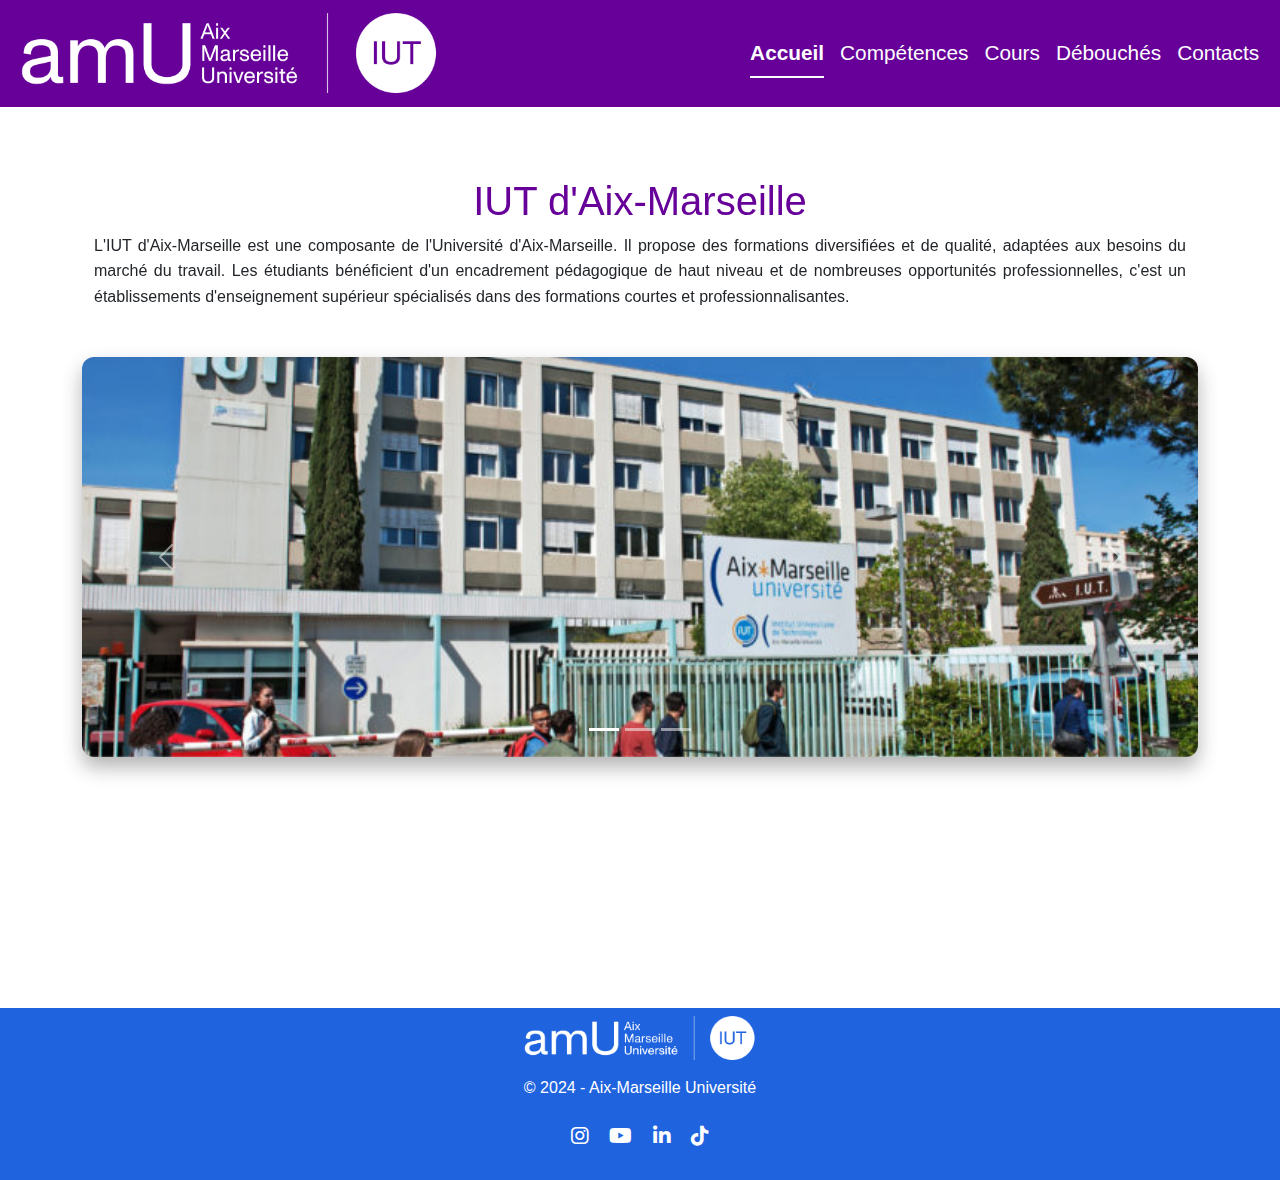
<file: index.html>
<!DOCTYPE html>
<html lang="fr">

<head>
  <meta charset="UTF-8">
  <meta name="viewport" content="width=device-width, initial-scale=1.0">
  <title>IUT Aix-Marseille Université - AMU</title>

  <!-- CSS de Font Awesome -->
  <link rel="stylesheet" href="https://cdnjs.cloudflare.com/ajax/libs/font-awesome/6.4.0/css/all.min.css">

  <!-- CSS de Bootstrap -->
  <link href="https://cdn.jsdelivr.net/npm/bootstrap@5.3.3/dist/css/bootstrap.min.css" rel="stylesheet"
    integrity="sha384-QWTKZyjpPEjISv5WaRU9OFeRpok6YctnYmDr5pNlyT2bRjXh0JMhjY6hW+ALEwIH" crossorigin="anonymous">

  <!-- CSS de AOS -->
  <link href="https://cdn.jsdelivr.net/npm/aos@2.3.4/dist/aos.css" rel="stylesheet">
  <link href="./assets/css/style.css" rel="stylesheet">
</head>

<body>
  <!-- En-tête -->
  <header>
    <!-- Barre de Navigation -->
    <img class="logo" src="./assets/images/Logo-IUT-blanc.png" alt="Logo de l'IUT">
    <nav class="navbar">
      <div class="ms-auto p-2">
        <ul class="nav nav-underline">
          <li class="nav-item">
            <a class="nav-link active" aria-current="page" href="#">Accueil</a>
          </li>
          <li class="nav-item">
            <a class="nav-link" href="competences.html">Compétences</a>
          </li>
          <li class="nav-item">
            <a class="nav-link" href="cours.html">Cours</a>
          </li>
          <li class="nav-item">
            <a class="nav-link" href="debouche.html">Débouchés</a>
          </li>
          <li class="nav-item">
            <a class="nav-link" href="contact.html">Contacts</a>
          </li>
        </ul>
      </div>
    </nav>
  </header>

  <div class="container">
    <!-- Présentation de l'IUT d'Aix-Marseille -->
    <section data-aos="zoom-in" class="container my-5">
      <h2 class="text-center"><span title="Institut Universitaire de Technologie">IUT</span> d'Aix-Marseille</h2>
      <p class="text-justify">
        L'<span title="Institut Universitaire de Technologie">IUT</span> d'Aix-Marseille est une composante de
        l'Université d'Aix-Marseille. Il propose des formations diversifiées
        et de qualité, adaptées aux besoins du marché du travail. Les étudiants bénéficient d'un encadrement pédagogique
        de haut niveau et de nombreuses opportunités professionnelles, c'est un établissements d'enseignement supérieur
        spécialisés dans des formations courtes et professionnalisantes.
      </p>
    </section>

    <!-- Carrousel -->
    <div data-aos="zoom-in" id="carouselExampleIndicators" class="carousel slide container my-5" data-bs-ride="carousel"
      data-bs-interval="2000">
      <div class="carousel-indicators">
        <button type="button" data-bs-target="#carouselExampleIndicators" data-bs-slide-to="0" class="active"
          aria-current="true" aria-label="Slide 1"></button>
        <button type="button" data-bs-target="#carouselExampleIndicators" data-bs-slide-to="1"
          aria-label="Slide 2"></button>
        <button type="button" data-bs-target="#carouselExampleIndicators" data-bs-slide-to="2"
          aria-label="Slide 3"></button>
      </div>
      <div class="carousel-inner">
        <div class="carousel-item active">
          <img src="assets/images/IUT/IUT1.jpg" class="d-block w-100" alt="Image 1">
        </div>
        <div class="carousel-item">
          <img src="assets/images/IUT/IUT2.jpeg" class="d-block w-100" alt="Image 2">
        </div>
        <div class="carousel-item">
          <img src="assets/images/IUT/IUT3.jpg" class="d-block w-100" alt="Image 3">
        </div>
      </div>
      <button class="carousel-control-prev" type="button" data-bs-target="#carouselExampleIndicators"
        data-bs-slide="prev">
        <span class="carousel-control-prev-icon" aria-hidden="true"></span>
        <span class="visually-hidden">Previous</span>
      </button>
      <button class="carousel-control-next" type="button" data-bs-target="#carouselExampleIndicators"
        data-bs-slide="next">
        <span class="carousel-control-next-icon" aria-hidden="true"></span>
        <span class="visually-hidden">Next</span>
      </button>
    </div>

    <!-- Présentation du BUT Informatique -->
    <section class="container my-5" data-aos="zoom-in">
      <h2 class="text-center"><span title="Bachelor Universitaire de Technologie">BUT</span> Informatique</h2>
      <p class="text-justify">
        Le <span title="Bachelor Universitaire de Technologie">BUT</span> Informatique est une formation en trois ans
        qui prépare les étudiants aux métiers de l'informatique. Le
        programme couvre un large éventail de compétences, allant de la programmation à la gestion de projets
        informatiques. Les diplômés sont prêts à intégrer le marché du travail ou à poursuivre leurs études dans des
        domaines spécialisés.
      </p>
    </section>
  </div>

  <!-- Bas de page -->
  <footer>
    <div class="d-flex flex-column mb-3 align-items-center">
      <img class="p-2 logo" src="./assets/images/Logo-IUT-blanc.png" alt="Logo de l'IUT">
      <p class="p-2">&copy; 2024 - Aix-Marseille Université</p>
      <div class="social_media mb-3">
        <a href="https://www.instagram.com/iutaixmars/"><i class="fa-brands fa-instagram fa-lg p-2"></i></a>
        <a href="https://www.youtube.com/channel/UCWDTfF0ved1c_bChVrRjjog"><i
            class="fa-brands fa-youtube fa-lg p-2"></i></a>
        <a href="https://www.linkedin.com/school/iut-aix-marseille/mycompany/?viewAsMember=true"><i
            class="fa-brands fa-linkedin-in fa-lg p-2"></i></a>
        <a href="https://www.tiktok.com/@iutaixmars"><i class="fa-brands fa-tiktok fa-lg p-2"></i></a>
      </div>
    </div>
  </footer>

  <!-- Script Javascript de Bootstrap -->
  <script src="https://cdn.jsdelivr.net/npm/bootstrap@5.3.3/dist/js/bootstrap.bundle.min.js"
    integrity="sha384-YvpcrYf0tY3lHB60NNkmXc5s9fDVZLESaAA55NDzOxhy9GkcIdslK1eN7N6jIeHz" crossorigin="anonymous">
    </script>

  <!-- Script Javascript de AOS (Animate On Scroll) -->
  <script src="https://cdn.jsdelivr.net/npm/aos@2.3.4/dist/aos.js"></script>
  <script>
    AOS.init();
  </script>
</body>

</html>
</file>
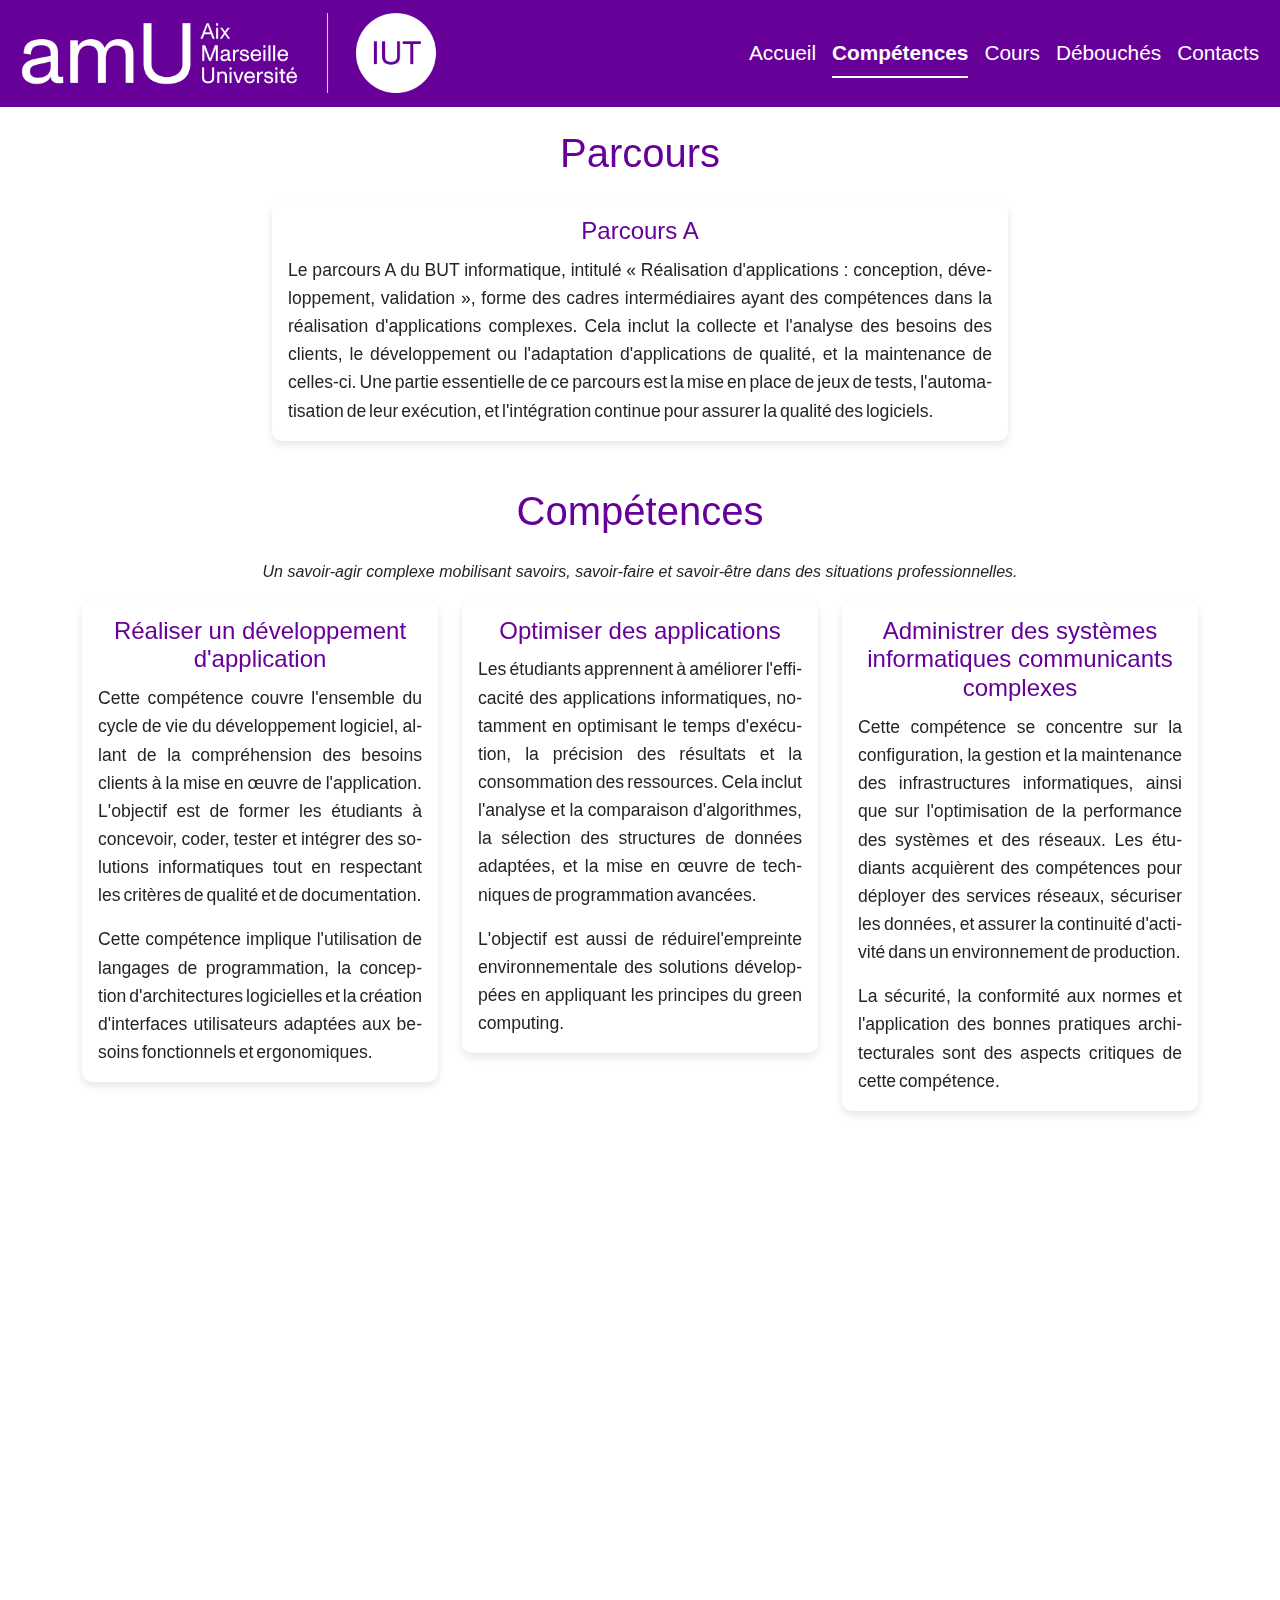
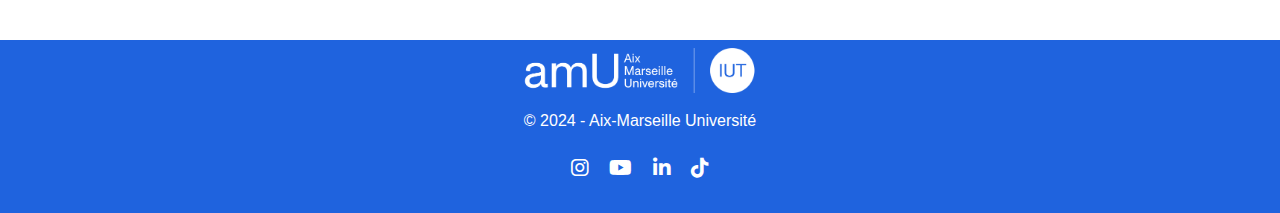
<file: competences.html>
<!DOCTYPE html>
<html lang="fr">

<head>
  <meta charset="UTF-8">
  <meta name="viewport" content="width=device-width, initial-scale=1.0">
  <title>IUT Aix-Marseille Université - AMU</title>
  <!-- CSS de Font Awesome -->
  <link rel="stylesheet" href="https://cdnjs.cloudflare.com/ajax/libs/font-awesome/6.4.0/css/all.min.css">
  <!-- CSS de Bootstrap -->
  <link href="https://cdn.jsdelivr.net/npm/bootstrap@5.3.3/dist/css/bootstrap.min.css" rel="stylesheet"
    integrity="sha384-QWTKZyjpPEjISv5WaRU9OFeRpok6YctnYmDr5pNlyT2bRjXh0JMhjY6hW+ALEwIH" crossorigin="anonymous">
  <!-- CSS de AOS -->
  <link href="https://cdn.jsdelivr.net/npm/aos@2.3.4/dist/aos.css" rel="stylesheet">
  <link href="./assets/css/style.css" rel="stylesheet">
</head>

<body>
  <!-- En-tête -->
  <header>
    <!-- Barre de Navigation -->
    <img class="logo" src="./assets/images/Logo-IUT-blanc.png" alt="Logo de l'IUT">
    <nav class="navbar">
      <div class="ms-auto p-2">
        <ul class="nav nav-underline">
          <li class="nav-item">
            <a class="nav-link" aria-current="page" href="index.html">Accueil</a>
          </li>
          <li class="nav-item">
            <a class="nav-link active" href="#">Compétences</a>
          </li>
          <li class="nav-item">
            <a class="nav-link" href="cours.html">Cours</a>
          </li>
          <li class="nav-item">
            <a class="nav-link" href="debouche.html">Débouchés</a>
          </li>
          <li class="nav-item">
            <a class="nav-link" href="contact.html">Contacts</a>
          </li>
        </ul>
      </div>
    </nav>
  </header>

  <div class="container">
    <!-- Section Parcours -->
    <section>
      <h2 class="text-center mb-4" data-aos="fade-up">Parcours</h2>
      <div class="row justify-content-center">
        <div class="col-md-8 mb-4" data-aos="fade-up">
          <div class="card">
            <div class="card-body">
              <h5 class="card-title">Parcours A</h5>
              <p class="card-text">Le parcours A du BUT informatique, intitulé « Réalisation d'applications :
                conception,
                développement, validation », forme des cadres intermédiaires ayant des compétences dans la
                réalisation d'applications complexes. Cela inclut la collecte et l'analyse des besoins des clients, le
                développement ou l'adaptation d'applications de qualité, et la maintenance de celles-ci. Une partie
                essentielle de ce parcours est la mise en place de jeux de tests, l'automatisation de leur exécution, et
                l'intégration continue pour assurer la qualité des logiciels.
              </p>
            </div>
          </div>
        </div>
      </div>
    </section>

    <!-- Section Compétences -->
    <section>
      <h2 class="text-center mb-4" data-aos="fade-up" data-aos-delay="100">Compétences</h2>
      <p class="text-center" data-aos="fade-up" data-aos-delay="100"><em>Un savoir-agir complexe mobilisant savoirs,
          savoir-faire et
          savoir-être dans
          des situations professionnelles.</em></p>
      <div class="row">
        <div class="col-md-4 mb-4" data-aos="fade-up" data-aos-delay="100">
          <div class="card">
            <div class="card-body">
              <h3 class="card-title">Réaliser un développement d'application</h3>
              <p class="card-text">
                Cette compétence couvre l'ensemble du cycle de vie du développement logiciel, allant de la
                compréhension des besoins clients à la mise en œuvre de l'application. L'objectif est de former les
                étudiants à concevoir, coder, tester et intégrer des solutions informatiques tout en respectant les
                critères de qualité et de documentation.
              </p>
              <p class="card-text">
                Cette compétence implique l'utilisation de langages de
                programmation, la conception d'architectures logicielles et la création d'interfaces utilisateurs
                adaptées aux besoins fonctionnels et ergonomiques.
              </p>
            </div>
          </div>
        </div>
        <div class="col-md-4 mb-4" data-aos="fade-up" data-aos-delay="200">
          <div class="card">
            <div class="card-body">
              <h3 class="card-title">Optimiser des applications</h3>
              <p class="card-text">Les étudiants apprennent à améliorer l'efficacité des applications informatiques,
                notamment en
                optimisant le temps d'exécution, la précision des résultats et la consommation des ressources. Cela
                inclut l'analyse et la comparaison d'algorithmes, la sélection des structures de données adaptées, et
                la mise en œuvre de techniques de programmation avancées.
              </p>
              <p class="card-text">
                L'objectif est aussi de réduirel'empreinte
                environnementale des solutions développées en appliquant les principes du green
                computing.
              </p>
            </div>
          </div>
        </div>
        <div class="col-md-4 mb-4" data-aos="fade-up" data-aos-delay="300">
          <div class="card">
            <div class="card-body">
              <h3 class="card-title">Administrer des systèmes informatiques communicants complexes</h3>
              <p class="card-text">Cette compétence se concentre sur la configuration, la gestion et la maintenance des
                infrastructures
                informatiques, ainsi que sur l'optimisation de la performance des systèmes et des réseaux. Les
                étudiants acquièrent des compétences pour déployer des services réseaux, sécuriser les données, et
                assurer la continuité d'activité dans un environnement de production.
              </p>
              <p class="card-text">
                La sécurité, la conformité aux
                normes et l'application des bonnes pratiques architecturales sont des aspects critiques de cette
                compétence.
              </p>
            </div>
          </div>
        </div>
        <div class="col-md-4 mb-4" data-aos="fade-up" data-aos-delay="400">
          <div class="card">
            <div class="card-body">
              <h3 class="card-title">Gérer des données de l'information</h3>
              <p class="card-text">Les étudiants apprennent à concevoir, gérer et exploiter des bases de données afin de
                faciliter la
                prise de décision au sein des entreprises. Cela comprend la mise en place de bases de données
                relationnelles et non relationnelles, l'optimisation des modèles de données, et la mise en œuvre de
                mesures de sécurité pour protéger les informations sensibles.
              </p>
              <p class="card-text">La compétence inclut également la capacité à visualiser et analyser des données pour
                améliorer la
                stratégie et les opérations de
                l'organisation.
              </p>
            </div>
          </div>
        </div>
        <div class="col-md-4 mb-4" data-aos="fade-up" data-aos-delay="500">
          <div class="card">
            <div class="card-body">
              <h3 class="card-title">Conduire un projet</h3>
              <p class="card-text">Cette compétence permet aux étudiants de mener à bien des projets informatiques en
                identifiant les
                besoins des utilisateurs et en planifiant l'ensemble des étapes nécessaires à la réalisation du
                projet.
              </p>
              <p class="card-text">
                Elle inclut la gestion des ressources, l'organisation du trvail en équipe, et l'application de méthodes
                agiles ou classiques de gestion de projet. Les étudiants doivent également veiller au respect des
                règles juridiques et des normes, tout en intégrant des pratiques éthiques et responsables.
              </p>
            </div>
          </div>
        </div>
        <div class="col-md-4 mb-4" data-aos="fade-up" data-aos-delay="600">
          <div class="card">
            <div class="card-body">
              <h3 class="card-title">Collaborer au sein d'une équipe informatique</h3>
              <p class="card-text">Cette compétence vise à développer la capacité des étudiants à travailler
                efficacement dans une
                équipe pluridisciplinaire. Elle comprend la compréhension des rôles et des fonctions des membres
                d'une équipe, la communication et la coordination pour atteindre les objectifs communs, et la
                capacité à accompagner et à gérer les évolutions technologiques. Les étudiants apprennent à
                respecter les contraintes juridiques et à adopter une approche proactive et collaborative dans leurs
                projets.</p>
            </div>
          </div>
        </div>
      </div>
    </section>
  </div>

  <!-- Bas de page -->
  <footer class="footer d-flex flex-column mb-3 align-items-center">
    <img class="p-2 logo" src="./assets/images/Logo-IUT-blanc.png" alt="Logo de l'IUT">
    <p class="p-2">&copy; 2024 - Aix-Marseille Université</p>
    <div class="social_media mb-3">
      <a href="https://www.instagram.com/iutaixmars/"><i class="fa-brands fa-instagram fa-lg p-2"></i></a>
      <a href="https://www.youtube.com/channel/UCWDTfF0ved1c_bChVrRjjog"><i
          class="fa-brands fa-youtube fa-lg p-2"></i></a>
      <a href="https://www.linkedin.com/school/iut-aix-marseille/mycompany/?viewAsMember=true"><i
          class="fa-brands fa-linkedin-in fa-lg p-2"></i></a>
      <a href="https://www.tiktok.com/@iutaixmars"><i class="fa-brands fa-tiktok fa-lg p-2"></i></a>
    </div>
  </footer>

  <!-- Script Javascript de Bootstrap -->
  <script src="https://cdn.jsdelivr.net/npm/bootstrap@5.3.3/dist/js/bootstrap.bundle.min.js"
    integrity="sha384-YvpcrYf0tY3lHB60NNkmXc5s9fDVZLESaAA55NDzOxhy9GkcIdslK1eN7N6jIeHz"
    crossorigin="anonymous"></script>
  <!-- Script Javascript de AOS (Animate On Scroll) -->
  <script src="https://cdn.jsdelivr.net/npm/aos@2.3.4/dist/aos.js"></script>
  <script>
    AOS.init();
  </script>
</body>

</html>
</file>
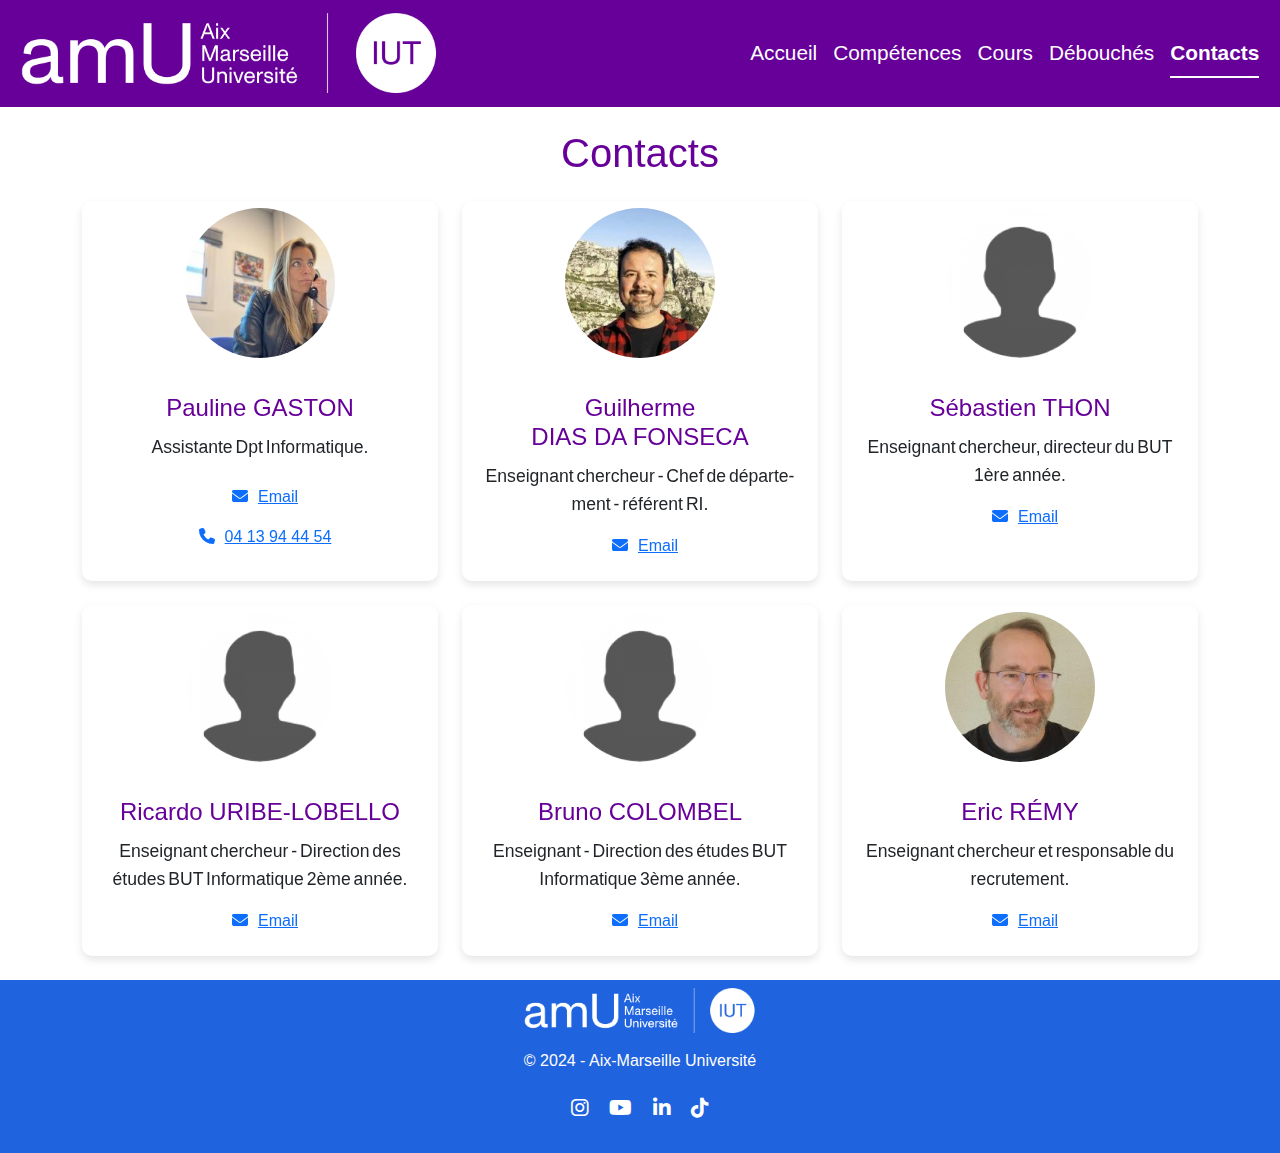
<file: contact.html>
<!DOCTYPE html>
<html lang="fr">

<head>
  <meta charset="UTF-8">
  <meta name="viewport" content="width=device-width, initial-scale=1.0">
  <title>IUT Aix-Marseille Université - AMU</title>

  <!-- CSS de Font Awesome -->
  <link rel="stylesheet" href="https://cdnjs.cloudflare.com/ajax/libs/font-awesome/6.4.0/css/all.min.css">

  <!-- CSS de Bootstrap -->
  <link href="https://cdn.jsdelivr.net/npm/bootstrap@5.3.3/dist/css/bootstrap.min.css" rel="stylesheet"
    integrity="sha384-QWTKZyjpPEjISv5WaRU9OFeRpok6YctnYmDr5pNlyT2bRjXh0JMhjY6hW+ALEwIH" crossorigin="anonymous">

  <!-- CSS de AOS -->
  <link href="https://cdn.jsdelivr.net/npm/aos@2.3.4/dist/aos.css" rel="stylesheet">
  <link href="./assets/css/style.css" rel="stylesheet">
</head>

<body>
  <!-- En-tête -->
  <header>
    <!-- Barre de Navigation -->
    <img class="logo" src="./assets/images/Logo-IUT-blanc.png" alt="Logo de l'IUT">
    <nav class="navbar">
      <div class="ms-auto p-2">
        <ul class="nav nav-underline">
          <li class="nav-item">
            <a class="nav-link" aria-current="page" href="index.html">Accueil</a>
          </li>
          <li class="nav-item">
            <a class="nav-link" href="competences.html">Compétences</a>
          </li>
          <li class="nav-item">
            <a class="nav-link" href="cours.html">Cours</a>
          </li>
          <li class="nav-item">
            <a class="nav-link" href="debouche.html">Débouchés</a>
          </li>
          <li class="nav-item">
            <a class="nav-link active" href="#">Contacts</a>
          </li>
        </ul>
      </div>
    </nav>
  </header>

  <div class="container">
    <h2 class="text-center mb-4" data-aos="fade-up">Contacts</h2>
    <div class="row" id="card_content">
      <div class="contact col-md-4 mb-4" data-aos="fade-up">
        <div class="card h-100">
          <img src="./assets/images/contacts/photo-profil-Pauline-Gaston.jpg" class="card-img-top" alt="Pauline Gaston">
          <div class="card-body">
            <h5 class="card-title">Pauline GASTON</h5>
            <p class="card-text">Assistante Dpt Informatique.</p>
            <div class="row">
              <a class="p-2" href="mailto:pauline.gaston@univ-amu.fr"><i
                  class="fa-solid fa-envelope link_icon"></i>Email</a>
              <a class="p-2" href="tel:0413944454"><i class="fa-solid fa-phone link_icon"></i>04 13 94 44 54</a>
            </div>
          </div>
        </div>
      </div>
      <div class="contact col-md-4 mb-4" data-aos="fade-up" data-aos-delay="100">
        <div class="card h-100">
          <img src="./assets/images/contacts/Photo-profil-diasdafonseca.jpg" class="card-img-top"
            alt="Guilherme DIAS DA FONSECA">
          <div class="card-body">
            <h5 class="card-title">Guilherme <br>DIAS DA FONSECA
            </h5>
            <p class="card-text">Enseignant chercheur - Chef de département - référent RI.</p>
            <a href="mailto:guilherme.dias-da-fonseca@univ-amu.fr"><i
                class="fa-solid fa-envelope link_icon"></i>Email</a>
          </div>
        </div>
      </div>
      <div class="contact col-md-4 mb-4" data-aos="fade-up" data-aos-delay="200">
        <div class="card h-100">
          <img src="./assets/images/contacts/user.png" class="card-img-top" alt="Sébastien THON">
          <div class="card-body">
            <h5 class="card-title">Sébastien THON</h5>
            <p class="card-text">Enseignant chercheur, directeur du BUT 1ère année.</p>
            <a href="mailto:sebastien.thon@univ-amu.fr"><i class="fa-solid fa-envelope link_icon"></i>Email</a>
          </div>
        </div>
      </div>
      <div class="contact col-md-4 mb-4" data-aos="fade-up" data-aos-delay="300">
        <div class="card h-100">
          <img src="./assets/images/contacts/user.png" class="card-img-top" alt="Ricardo URIBE-LOBELLO">
          <div class="card-body">
            <h5 class="card-title">Ricardo URIBE-LOBELLO</h5>
            <p class="card-text">Enseignant chercheur - Direction des études BUT Informatique 2ème année.</p>
            <a href="mailto:ricardo.URIBE-LOBELLO@univ-amu.fr"><i class="fa-solid fa-envelope link_icon"></i>Email</a>
          </div>
        </div>
      </div>
      <div class="contact col-md-4 mb-4" data-aos="fade-up" data-aos-delay="400">
        <div class="card h-100">
          <img src="./assets/images/contacts/user.png" class="card-img-top" alt="Bruno COLOMBEL">
          <div class="card-body">
            <h5 class="card-title">Bruno COLOMBEL</h5>
            <p class="card-text">Enseignant - Direction des études BUT Informatique 3ème année.</p>
            <a href="mailto:bruno.colombel@univ-amu.fr"><i class="fa-solid fa-envelope link_icon"></i>Email</a>
          </div>
        </div>
      </div>
      <div class="contact col-md-4 mb-4" data-aos="fade-up" data-aos-delay="500">
        <div class="card h-100">
          <img src="./assets/images/contacts/Photo-profil-EricRémy.jpg" class="card-img-top" alt="Eric RÉMY">
          <div class="card-body">
            <h5 class="card-title">Eric RÉMY</h5>
            <p class="card-text">Enseignant chercheur et responsable du recrutement.</p>
            <a href="mailto:eric.remy@univ-amu.fr"><i class="fa-solid fa-envelope link_icon"></i>Email</a>
          </div>
        </div>
      </div>
    </div>
  </div>

  <!-- Bas de page -->
  <footer>
    <div class="d-flex flex-column mb-3 align-items-center">
      <img class="p-2 logo" src="./assets/images/Logo-IUT-blanc.png" alt="Logo de l'IUT">
      <p class="p-2">&copy; 2024 - Aix-Marseille Université</p>
      <div class="social_media mb-3">
        <a href="https://www.instagram.com/iutaixmars/"><i class="fa-brands fa-instagram fa-lg p-2"></i></a>
        <a href="https://www.youtube.com/channel/UCWDTfF0ved1c_bChVrRjjog"><i
            class="fa-brands fa-youtube fa-lg p-2"></i></a>
        <a href="https://www.linkedin.com/school/iut-aix-marseille/mycompany/?viewAsMember=true"><i
            class="fa-brands fa-linkedin-in fa-lg p-2"></i></a>
        <a href="https://www.tiktok.com/@iutaixmars"><i class="fa-brands fa-tiktok fa-lg p-2"></i></a>
      </div>
    </div>
  </footer>

  <!-- Script Javascript de Bootstrap -->
  <script src="https://cdn.jsdelivr.net/npm/bootstrap@5.3.3/dist/js/bootstrap.bundle.min.js"
    integrity="sha384-YvpcrYf0tY3lHB60NNkmXc5s9fDVZLESaAA55NDzOxhy9GkcIdslK1eN7N6jIeHz" crossorigin="anonymous">
    </script>

  <!-- Script Javascript de AOS (Animate On Scroll) -->
  <script src="https://cdn.jsdelivr.net/npm/aos@2.3.4/dist/aos.js"></script>
  <script>
    AOS.init();
  </script>
</body>

</html>
</file>
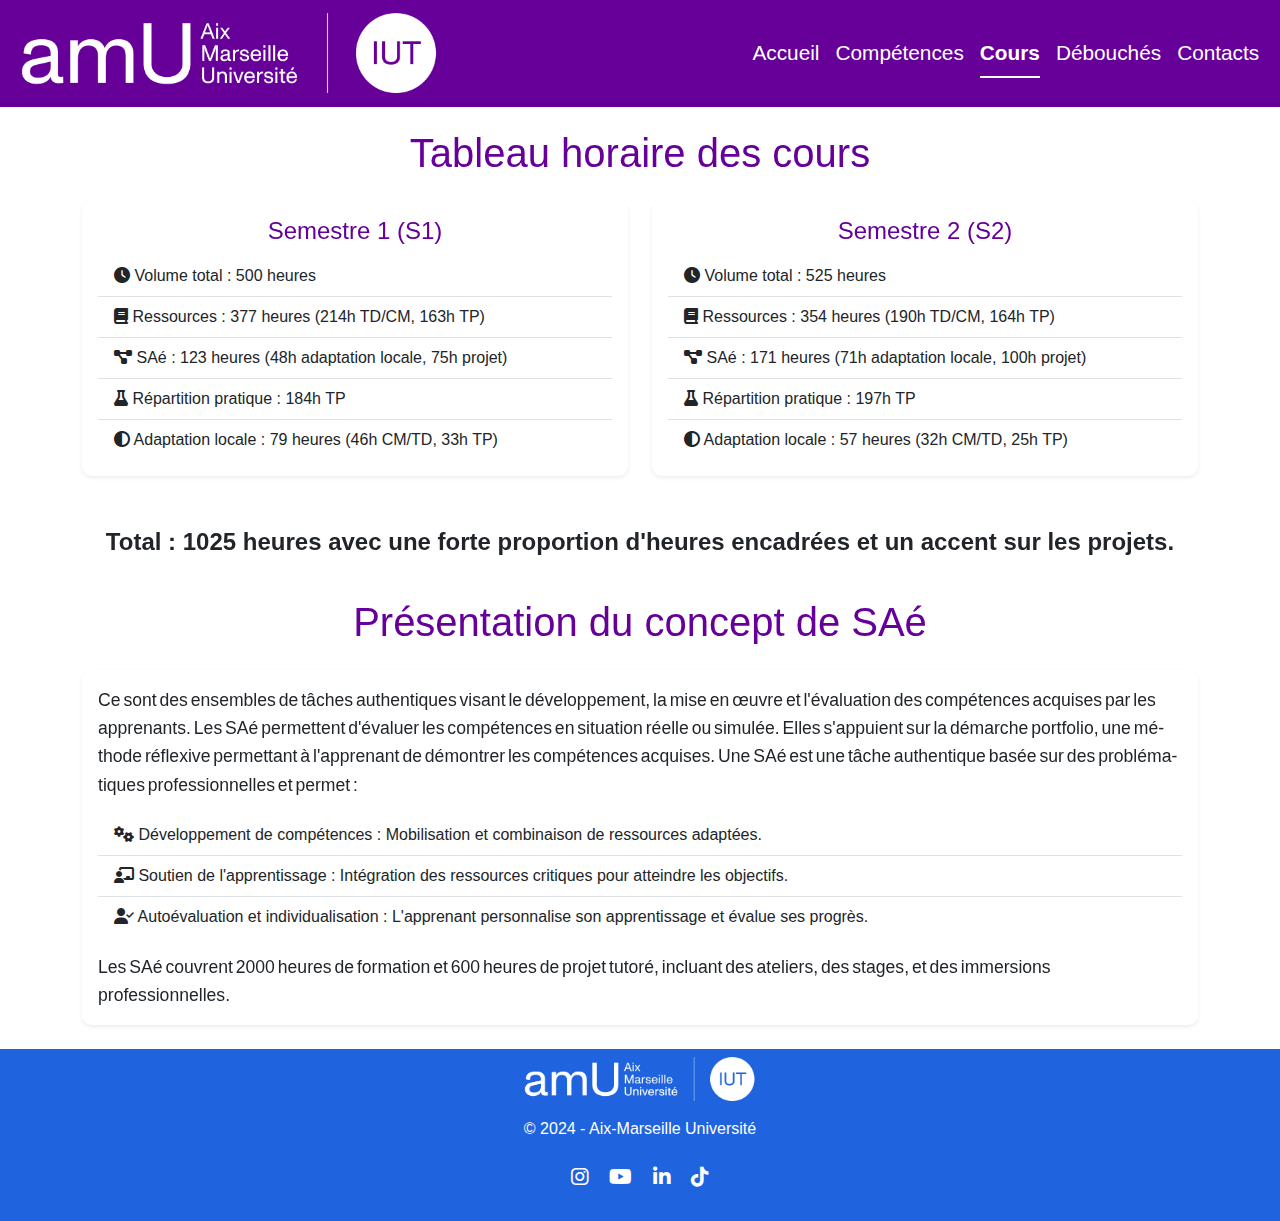
<file: cours.html>
<!DOCTYPE html>
<html lang="fr">

<head>
  <meta charset="UTF-8">
  <meta name="viewport" content="width=device-width, initial-scale=1.0">
  <title>IUT Aix-Marseille Université - AMU</title>
  <!-- CSS de Font Awesome -->
  <link rel="stylesheet" href="https://cdnjs.cloudflare.com/ajax/libs/font-awesome/6.4.0/css/all.min.css">
  <!-- CSS de Bootstrap -->
  <link href="https://cdn.jsdelivr.net/npm/bootstrap@5.3.3/dist/css/bootstrap.min.css" rel="stylesheet"
    integrity="sha384-QWTKZyjpPEjISv5WaRU9OFeRpok6YctnYmDr5pNlyT2bRjXh0JMhjY6hW+ALEwIH" crossorigin="anonymous">
  <!-- CSS de AOS -->
  <link href="https://cdn.jsdelivr.net/npm/aos@2.3.4/dist/aos.css" rel="stylesheet">
  <link href="./assets/css/style.css" rel="stylesheet">
</head>

<body>
  <!-- En-tête -->
  <header>
    <!-- Barre de Navigation -->
    <img class="logo" src="./assets/images/Logo-IUT-blanc.png" alt="Logo de l'IUT">
    <nav class="navbar">
      <div class="ms-auto p-2">
        <ul class="nav nav-underline">
          <li class="nav-item">
            <a class="nav-link" aria-current="page" href="index.html">Accueil</a>
          </li>
          <li class="nav-item">
            <a class="nav-link" href="competences.html">Compétences</a>
          </li>
          <li class="nav-item">
            <a class="nav-link active" href="#">Cours</a>
          </li>
          <li class="nav-item">
            <a class="nav-link" href="debouche.html">Débouchés</a>
          </li>
          <li class="nav-item">
            <a class="nav-link" href="contact.html">Contacts</a>
          </li>
        </ul>
      </div>
    </nav>
  </header>

  <div class="container">
    <!-- Partie sur les horaires -->
    <h2 class="text-center mb-4" data-aos="fade-up">Tableau horaire des cours</h2>
    <div class="row">
      <div class="col-md-6 mb-4" data-aos="fade-up" data-aos-delay="100">
        <div class="card shadow-sm">
          <div class="card-body">
            <h3 class="card-title text-center">Semestre 1 (S1)</h3>
            <ul class="list-group list-group-flush">
              <li class="list-group-item"><i class="fa-solid fa-clock"></i> Volume total : 500 heures</li>
              <li class="list-group-item"><i class="fa-solid fa-book"></i> Ressources : 377 heures (214h TD/CM, 163h TP)
              </li>
              <li class="list-group-item"><i class="fa-solid fa-project-diagram"></i> <span
                  title="Situations d'Apprentissage et d'Évaluation">SAé</span> : 123 heures (48h adaptation
                locale, 75h projet)</li>
              <li class="list-group-item"><i class="fa-solid fa-flask"></i> Répartition pratique : 184h TP</li>
              <li class="list-group-item"><i class="fa-solid fa-adjust"></i> Adaptation locale : 79 heures (46h CM/TD,
                33h TP)</li>
            </ul>
          </div>
        </div>
      </div>
      <div class="col-md-6 mb-4" data-aos="fade-up" data-aos-delay="100">
        <div class="card shadow-sm">
          <div class="card-body">
            <h3 class="card-title text-center">Semestre 2 (S2)</h3>
            <ul class="list-group list-group-flush">
              <li class="list-group-item"><i class="fa-solid fa-clock"></i> Volume total : 525 heures</li>
              <li class="list-group-item"><i class="fa-solid fa-book"></i> Ressources : 354 heures (190h TD/CM, 164h
                TP)
              </li>
              <li class="list-group-item"><i class="fa-solid fa-project-diagram"></i> <span
                  title="Situations d'Apprentissage et d'Évaluation">SAé</span> : 171 heures (71h adaptation
                locale, 100h projet)</li>
              <li class="list-group-item"><i class="fa-solid fa-flask"></i> Répartition pratique : 197h TP</li>
              <li class="list-group-item"><i class="fa-solid fa-adjust"></i> Adaptation locale : 57 heures (32h CM/TD,
                25h TP)</li>
            </ul>
          </div>
        </div>
      </div>
      <div class="text-center mt-4" data-aos="fade-up" data-aos-delay="100">
        <p class="fw-bold fs-4">Total : 1025 heures avec une forte proportion d'heures encadrées et un accent sur les
          projets.</p>
      </div>
    </div>

    <!-- Partie sur les SAE -->
    <h2 class="text-center mb-4" data-aos="fade-up" data-aos-delay="200">Présentation du concept de <span
        title="Situations d'Apprentissage et d'Évaluation">SAé</span></h2>
    <div class="row">
      <div class="col-md-12 mb-4" data-aos="fade-up" data-aos-delay="200">
        <div class="card shadow-sm">
          <div class="card-body">
            <p class="card-text">
              Ce sont des ensembles de tâches authentiques
              visant le développement, la mise en œuvre et l'évaluation des compétences acquises par les
              apprenants.
              Les <span title="Situations d'Apprentissage et d'Évaluation">SAé</span> permettent d'évaluer les
              compétences en situation réelle ou simulée. Elles s'appuient sur la démarche portfolio, une méthode
              réflexive permettant à l'apprenant de démontrer les compétences acquises. Une SAé est une tâche
              authentique basée sur des problématiques professionnelles et permet :
            </p>
            <ul class="list-group list-group-flush">
              <li class="list-group-item"><i class="fa-solid fa-cogs"></i> Développement de compétences : Mobilisation
                et combinaison de ressources adaptées.</li>
              <li class="list-group-item"><i class="fa-solid fa-chalkboard-teacher"></i> Soutien de l'apprentissage :
                Intégration des ressources critiques pour atteindre les objectifs.</li>
              <li class="list-group-item"><i class="fa-solid fa-user-check"></i> Autoévaluation et individualisation :
                L'apprenant personnalise son apprentissage et évalue ses progrès.</li>
            </ul>
            <p class="card-text mt-3">
              Les SAé couvrent 2000 heures de formation et 600 heures de projet tutoré, incluant des ateliers, des
              stages, et des immersions professionnelles.
            </p>
          </div>
        </div>
      </div>
    </div>
  </div>

  <!-- Bas de page -->
  <footer class="footer d-flex flex-column mb-3 align-items-center">
    <img class="p-2 logo" src="./assets/images/Logo-IUT-blanc.png" alt="Logo de l'IUT">
    <p class="p-2">&copy; 2024 - Aix-Marseille Université</p>
    <div class="social_media mb-3">
      <a href="https://www.instagram.com/iutaixmars/"><i class="fa-brands fa-instagram fa-lg p-2"></i></a>
      <a href="https://www.youtube.com/channel/UCWDTfF0ved1c_bChVrRjjog"><i
          class="fa-brands fa-youtube fa-lg p-2"></i></a>
      <a href="https://www.linkedin.com/school/iut-aix-marseille/mycompany/?viewAsMember=true"><i
          class="fa-brands fa-linkedin-in fa-lg p-2"></i></a>
      <a href="https://www.tiktok.com/@iutaixmars"><i class="fa-brands fa-tiktok fa-lg p-2"></i></a>
    </div>
  </footer>

  <!-- Script Javascript de Bootstrap -->
  <script src="https://cdn.jsdelivr.net/npm/bootstrap@5.3.3/dist/js/bootstrap.bundle.min.js"
    integrity="sha384-YvpcrYf0tY3lHB60NNkmXc5s9fDVZLESaAA55NDzOxhy9GkcIdslK1eN7N6jIeHz" crossorigin="anonymous">
    </script>

  <!-- Script Javascript de AOS (Animate On Scroll) -->
  <script src="https://cdn.jsdelivr.net/npm/aos@2.3.4/dist/aos.js"></script>
  <script>
    AOS.init();
  </script>
</body>

</html>
</file>
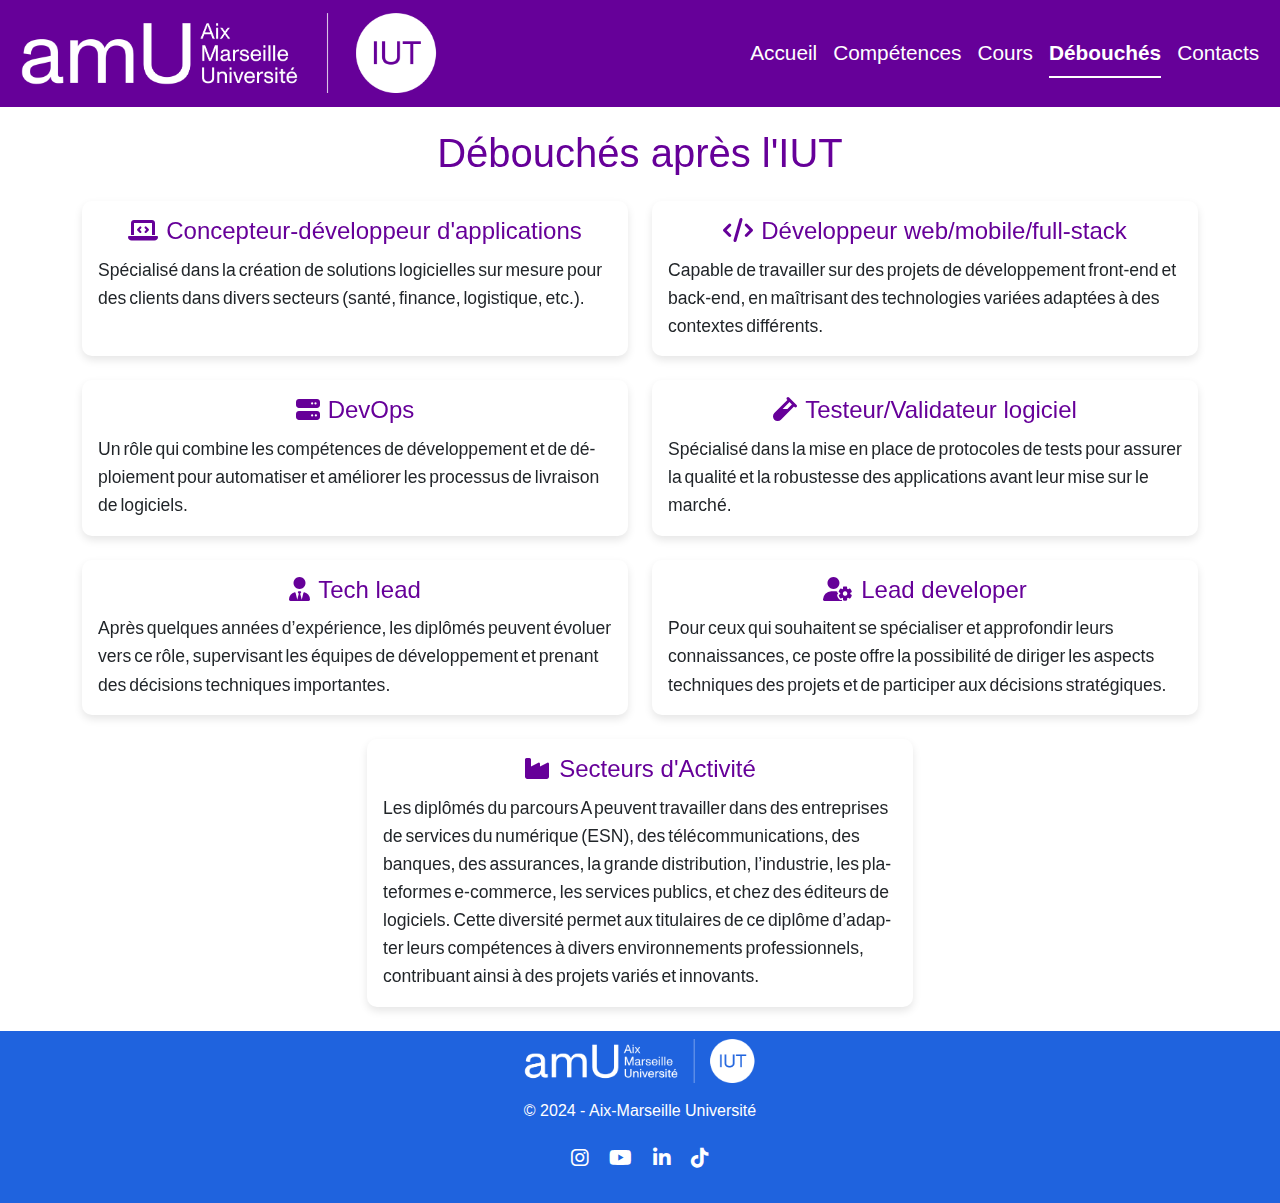
<file: debouche.html>
<!DOCTYPE html>
<html lang="fr">

<head>
  <meta charset="UTF-8">
  <meta name="viewport" content="width=device-width, initial-scale=1.0">
  <title>IUT Aix-Marseille Université - AMU</title>

  <!-- CSS de Font Awesome -->
  <link rel="stylesheet" href="https://cdnjs.cloudflare.com/ajax/libs/font-awesome/6.4.0/css/all.min.css">

  <!-- CSS de Bootstrap -->
  <link href="https://cdn.jsdelivr.net/npm/bootstrap@5.3.3/dist/css/bootstrap.min.css" rel="stylesheet"
    integrity="sha384-QWTKZyjpPEjISv5WaRU9OFeRpok6YctnYmDr5pNlyT2bRjXh0JMhjY6hW+ALEwIH" crossorigin="anonymous">

  <!-- CSS de AOS -->
  <link href="https://cdn.jsdelivr.net/npm/aos@2.3.4/dist/aos.css" rel="stylesheet">
  <link href="./assets/css/style.css" rel="stylesheet">
</head>

<body>
  <!-- En-tête -->
  <header>
    <!-- Barre de Navigation -->
    <img class="logo" src="./assets/images/Logo-IUT-blanc.png" alt="Logo de l'IUT">
    <nav class="navbar">
      <div class="ms-auto p-2">
        <ul class="nav nav-underline">
          <li class="nav-item">
            <a class="nav-link" aria-current="page" href="index.html">Accueil</a>
          </li>
          <li class="nav-item">
            <a class="nav-link" href="competences.html">Compétences</a>
          </li>
          <li class="nav-item">
            <a class="nav-link" href="cours.html">Cours</a>
          </li>
          <li class="nav-item">
            <a class="nav-link active" href="#">Débouchés</a>
          </li>
          <li class="nav-item">
            <a class="nav-link" href="contact.html">Contacts</a>
          </li>
        </ul>
      </div>
    </nav>
  </header>

  <div class="container">
    <h2 class="text-center mb-4" data-aos="fade-up">Débouchés après l'IUT</h2>
    <div class="row justify-content-center">
      <div class="col-md-6 mb-4" data-aos="fade-up">
        <div class="card h-100">
          <div class="card-body">
            <h3 class="card-title"><i class="fa-solid fa-laptop-code me-2"></i>Concepteur-développeur d'applications
            </h3>
            <p class="card-text">Spécialisé dans la création de solutions logicielles sur mesure pour des clients dans
              divers secteurs (santé, finance, logistique, etc.).</p>
          </div>
        </div>
      </div>
      <div class="col-md-6 mb-4" data-aos="fade-up" data-aos-delay="100">
        <div class="card h-100">
          <div class="card-body">
            <h3 class="card-title"><i class="fa-solid fa-code me-2"></i>Développeur web/mobile/full-stack</h3>
            <p class="card-text">Capable de travailler sur des projets de développement front-end et back-end, en
              maîtrisant des technologies variées adaptées à des contextes différents.</p>
          </div>
        </div>
      </div>
      <div class="col-md-6 mb-4" data-aos="fade-up" data-aos-delay="200">
        <div class="card h-100">
          <div class="card-body">
            <h3 class="card-title"><i class="fa-solid fa-server me-2"></i>DevOps</h3>
            <p class="card-text">Un rôle qui combine les compétences de développement et de déploiement pour automatiser
              et améliorer les processus de livraison de logiciels.</p>
          </div>
        </div>
      </div>
      <div class="col-md-6 mb-4" data-aos="fade-up" data-aos-delay="300">
        <div class="card h-100">
          <div class="card-body">
            <h3 class="card-title"><i class="fa-solid fa-vial me-2"></i>Testeur/Validateur logiciel</h3>
            <p class="card-text">Spécialisé dans la mise en place de protocoles de tests pour assurer la qualité et la
              robustesse des applications avant leur mise sur le marché.</p>
          </div>
        </div>
      </div>
      <div class="col-md-6 mb-4" data-aos="fade-up" data-aos-delay="400">
        <div class="card h-100">
          <div class="card-body">
            <h3 class="card-title"><i class="fa-solid fa-user-tie me-2"></i>Tech lead</h3>
            <p class="card-text">Après quelques années d’expérience, les diplômés peuvent évoluer vers ce rôle,
              supervisant les équipes de développement et prenant des décisions techniques importantes.</p>
          </div>
        </div>
      </div>
      <div class="col-md-6 mb-4" data-aos="fade-up" data-aos-delay="500">
        <div class="card h-100">
          <div class="card-body">
            <h3 class="card-title"><i class="fa-solid fa-user-cog me-2"></i>Lead developer</h3>
            <p class="card-text">Pour ceux qui souhaitent se spécialiser et approfondir leurs connaissances, ce poste
              offre la possibilité de diriger les aspects techniques des projets et de participer aux décisions
              stratégiques.</p>
          </div>
        </div>
      </div>
      <div class="col-md-6 mb-4" data-aos="fade-up" data-aos-delay="600">
        <div class="card h-100">
          <div class="card-body">
            <h3 class="card-title"><i class="fa-solid fa-industry me-2"></i>Secteurs d'Activité</h3>
            <p class="card-text">Les diplômés du parcours A peuvent travailler dans des entreprises de services du
              numérique (ESN), des télécommunications, des banques, des assurances, la grande distribution, l’industrie,
              les plateformes e-commerce, les services publics, et chez des éditeurs de logiciels. Cette diversité
              permet aux titulaires de ce diplôme d’adapter leurs compétences à divers environnements professionnels,
              contribuant ainsi à des projets variés et innovants.</p>
          </div>
        </div>
      </div>
    </div>
  </div>

  <!-- Bas de page -->
  <footer class="footer d-flex flex-column mb-3 align-items-center">
    <img class="p-2 logo" src="./assets/images/Logo-IUT-blanc.png" alt="Logo de l'IUT">
    <p class="p-2">&copy; 2024 - Aix-Marseille Université</p>
    <div class="social_media mb-3">
      <a href="https://www.instagram.com/iutaixmars/"><i class="fa-brands fa-instagram fa-lg p-2"></i></a>
      <a href="https://www.youtube.com/channel/UCWDTfF0ved1c_bChVrRjjog"><i
          class="fa-brands fa-youtube fa-lg p-2"></i></a>
      <a href="https://www.linkedin.com/school/iut-aix-marseille/mycompany/?viewAsMember=true"><i
          class="fa-brands fa-linkedin-in fa-lg p-2"></i></a>
      <a href="https://www.tiktok.com/@iutaixmars"><i class="fa-brands fa-tiktok fa-lg p-2"></i></a>
    </div>
  </footer>

  <!-- Script Javascript de Bootstrap -->
  <script src="https://cdn.jsdelivr.net/npm/bootstrap@5.3.3/dist/js/bootstrap.bundle.min.js"
    integrity="sha384-YvpcrYf0tY3lHB60NNkmXc5s9fDVZLESaAA55NDzOxhy9GkcIdslK1eN7N6jIeHz" crossorigin="anonymous">
    </script>

  <!-- Script Javascript de AOS (Animate On Scroll) -->
  <script src="https://cdn.jsdelivr.net/npm/aos@2.3.4/dist/aos.js"></script>
  <script>
    AOS.init();
  </script>
</body>

</html>
</file>
<file: assets/css/style.css>
html,
body {
  font-family: Arial, sans-serif;

  min-height: 100vh;
  margin: 0;
  display: grid;
  grid-template-rows: auto 1fr auto;
}

/* Haut de page */

header {
  background-color: #660099;
  padding: 1%;
  display: flex;
}

header img.logo {
  max-height: 5rem;
  aspect-ratio: auto;
}

.navbar {
  margin-left: auto;
}

.navbar .nav-link,
.navbar .nav-link.active {
  font-size: 1.3rem;
  color: white;
}

/* Bas de page */

footer {
  background-color: #1F63DE;
  height: 100%;
}

footer p,
footer .social_media a {
  color: white;
}

footer .social_media a:hover {
  color: #660099;
}

footer .logo {
  max-width: 20%;
}

/* Texte */
h2 {
  padding-top: 2%;
  font-size: 2.5em;
  color: #660099;
  padding-top: 2%;
}

section p {
  line-height: 1.6;
  text-align: justify;
}

/* Carrousel */
#carouselExampleIndicators {
  border-radius: 12px;
  margin: 0px;
  padding: 0px;
  overflow: hidden;
  box-shadow: 0 10px 20px rgba(0, 0, 0, 0.3);
  position: relative;
}

.carousel img {
  width: 100%;
  height: 400px;
  object-fit: cover;
}

/* Cards */
.card {
  border: none;
  border-radius: 10px;
  box-shadow: 0 4px 8px rgba(0, 0, 0, 0.1);
}

.card p {
  word-spacing: -2px;
  hyphens: auto;
}

.card-title {
  color: #660099;
  font-size: 1.5em;
  text-align: center;
  margin-bottom: 10px;
}

.card-text {
  font-size: 1.1em;
  line-height: 1.6;
}

.card:hover {
  transform: translateY(-5px) scale(1.05);
  transition: transform 0.3s ease;
  box-shadow: 0 8px 16px rgba(0, 0, 0, 0.2);
  cursor: pointer;
}

/* Section Contact */

.contact {
  text-align: center;
}

.contact img {
  width: 150px;
  height: 150px;
  border-radius: 50%;
  object-fit: cover;
  margin-bottom: 20px;
  display: block;
  margin-left: auto;
  margin-right: auto;
}

.contact .card {
  padding: 2%;
}

.contact .link_icon {
  font-size: 1em;
  margin: 0 10px;
}

@media (max-width: 900px) {
  header {
    flex-direction: column;
  }

  header .logo {
    max-width: 50%;
    margin-left: auto;
    margin-right: auto;
  }

  .navbar {
    margin-left: auto;
    margin-right: auto;
  }

  footer .logo {
    display: none;
  }
}
</file>
